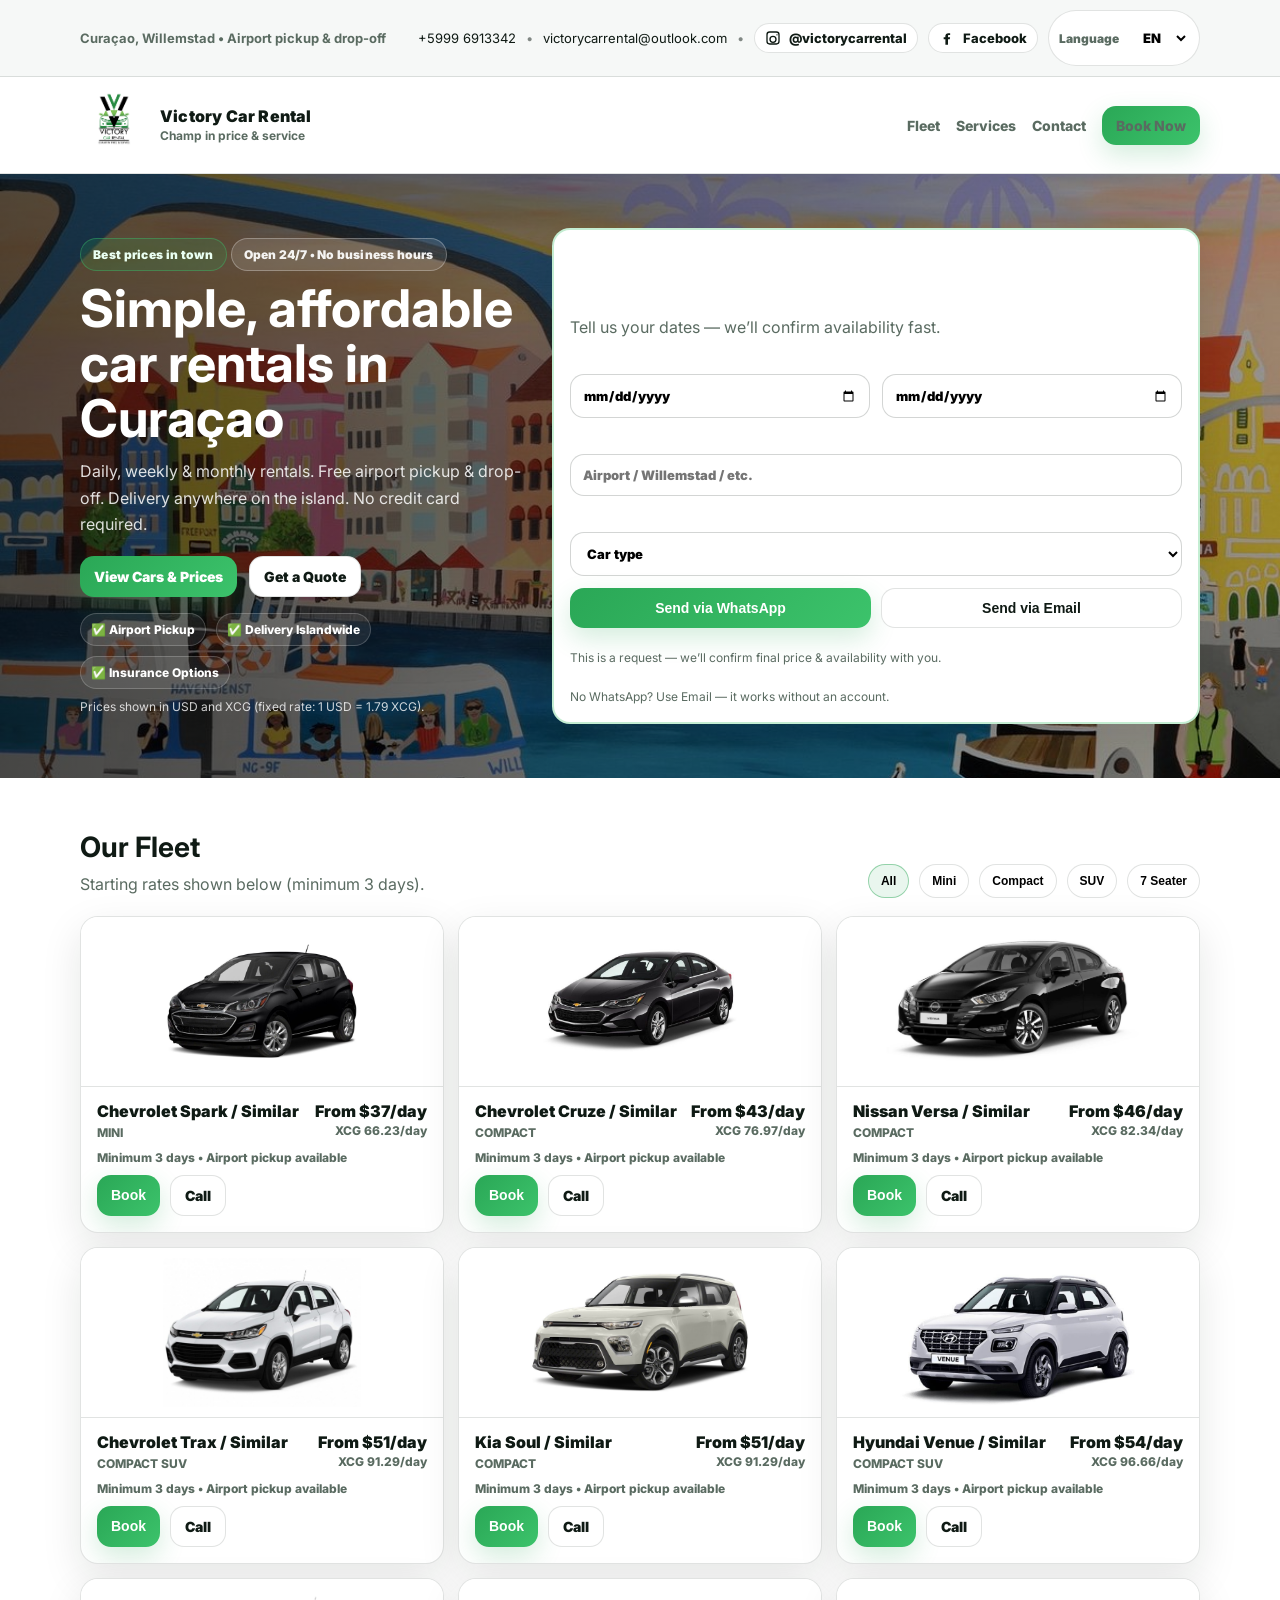
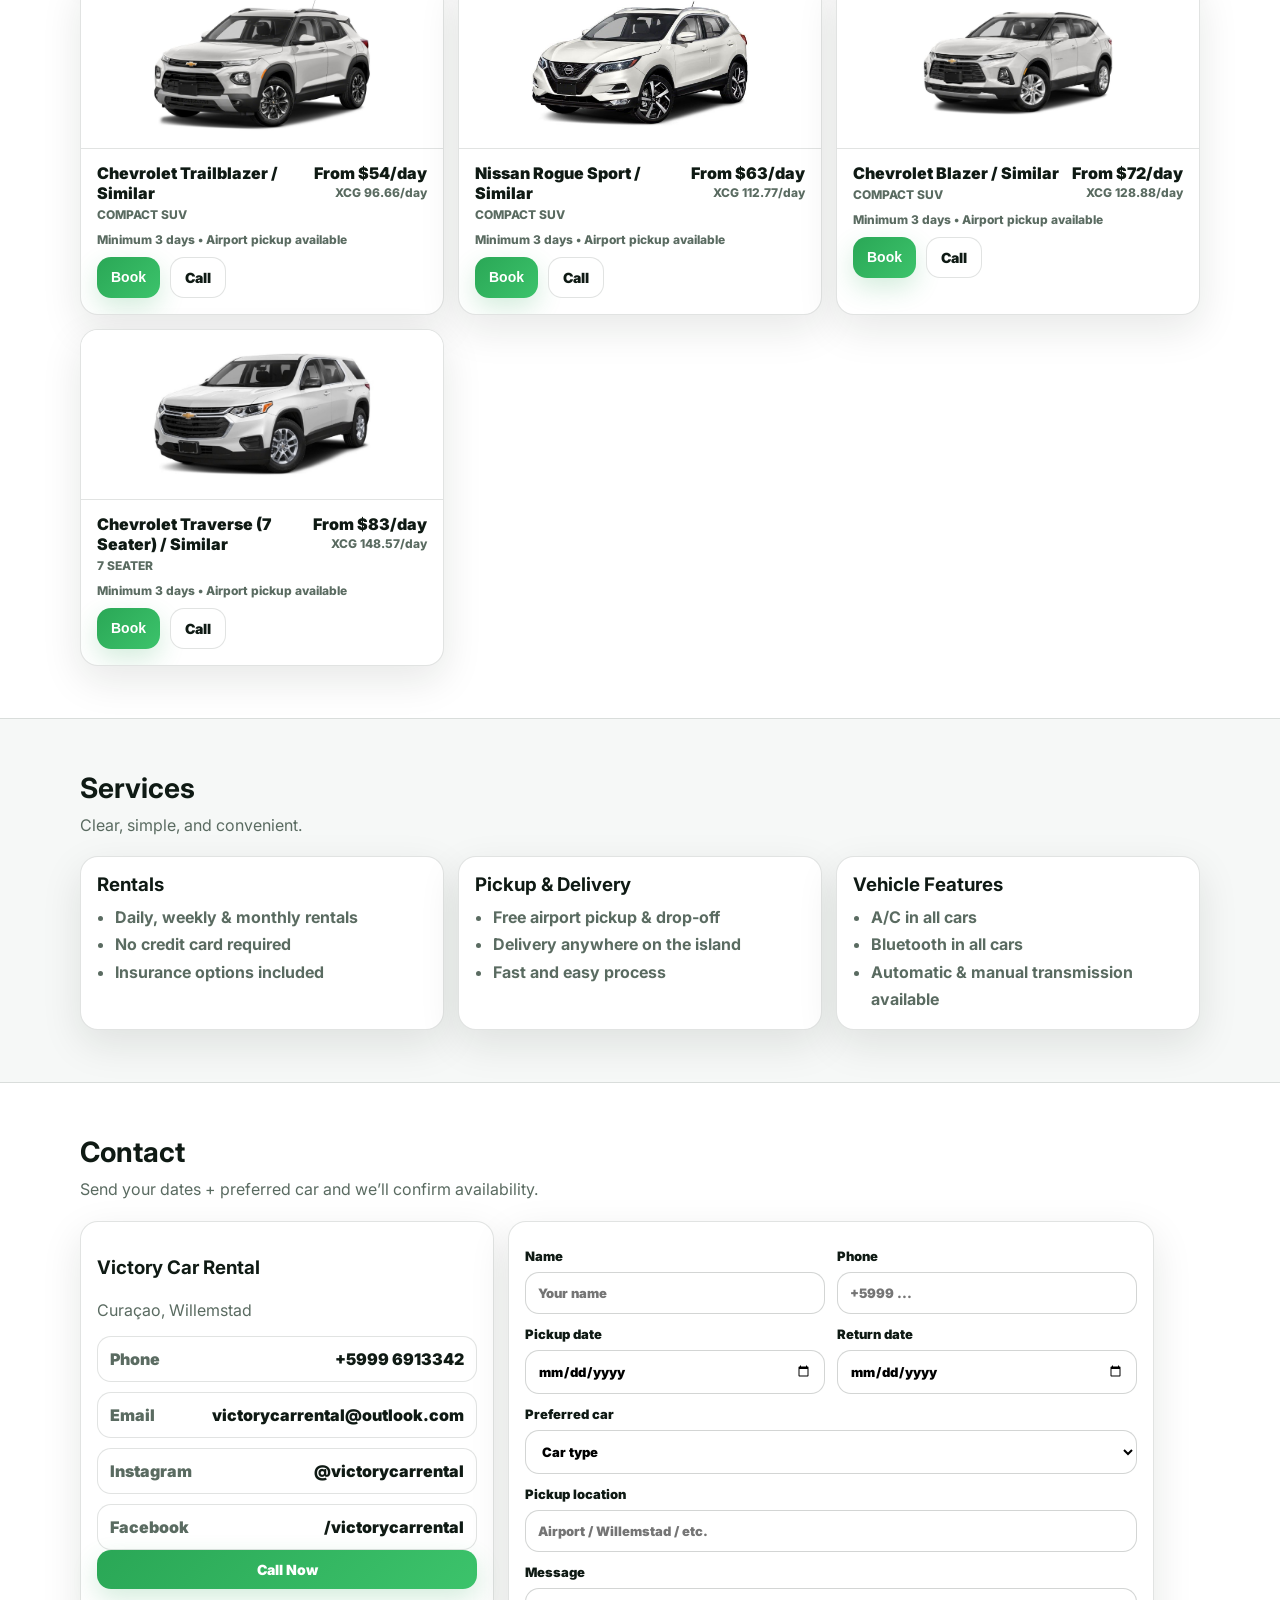
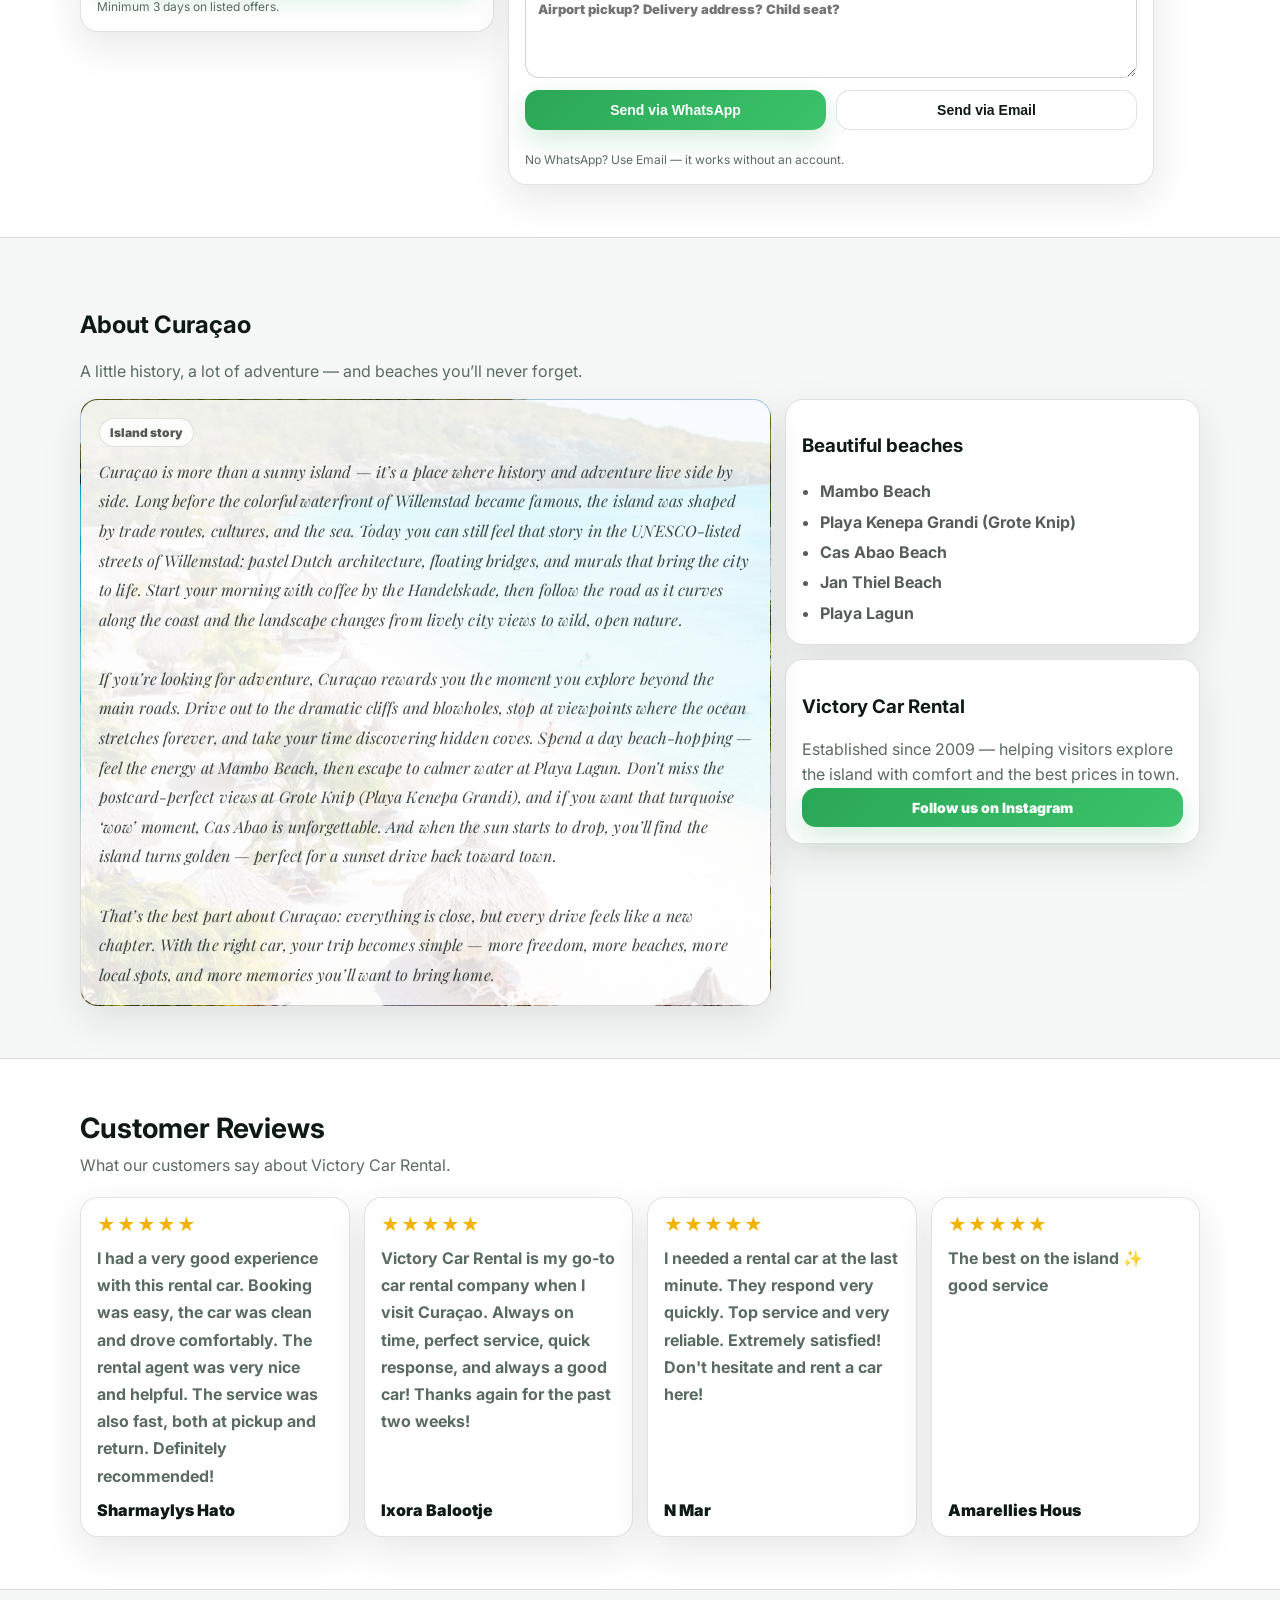
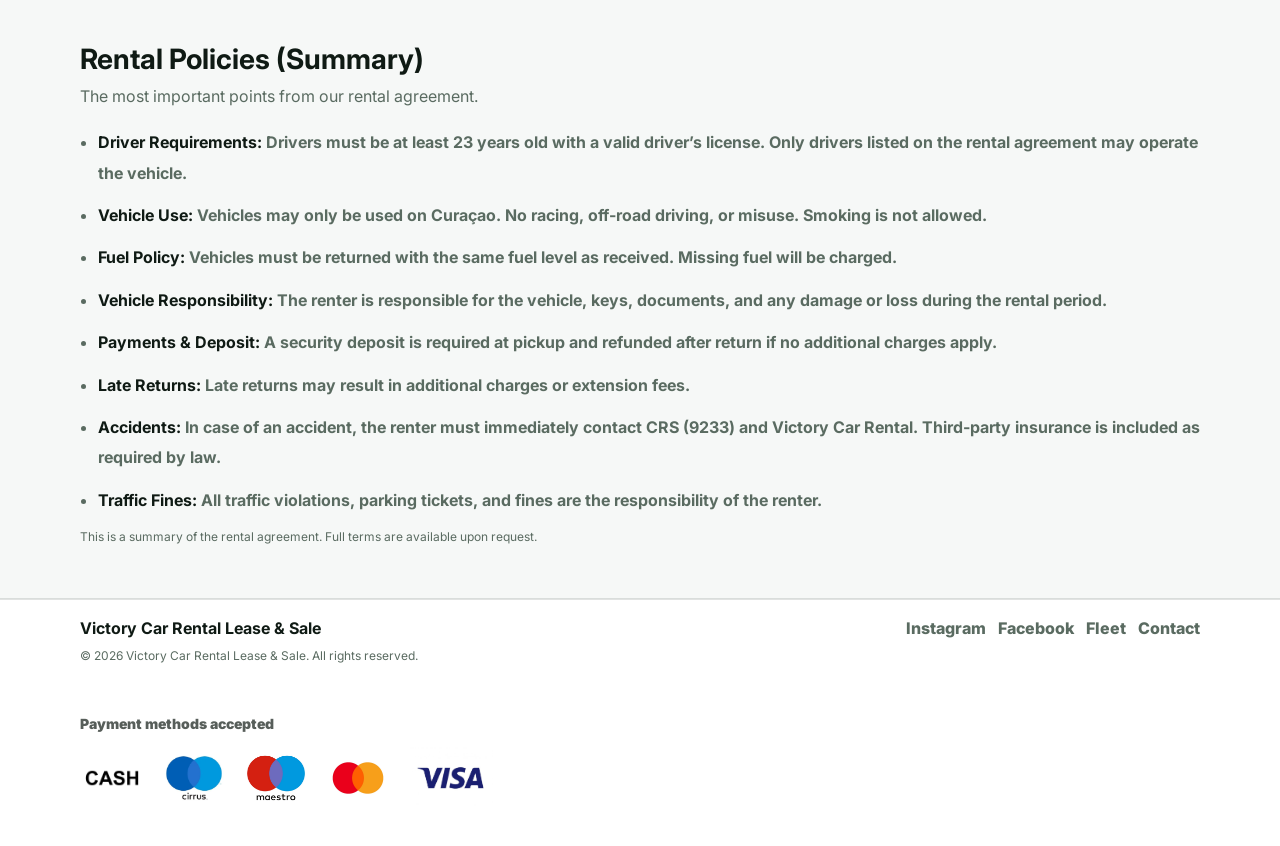
<file: index.html>
<!doctype html>
<html lang="en">
<head>
  <meta charset="utf-8" />
  <meta name="viewport" content="width=device-width, initial-scale=1" />
  <title>Victory Car Rental | Curaçao</title>
  <link rel="icon" type="image/png" href="favicon.png">
<link rel="shortcut icon" href="favicon.png">
<link rel="apple-touch-icon" href="favicon.png">
  <meta name="description" content="Victory Car Rental in Curaçao. Daily, weekly & monthly rentals. Free airport pickup & drop-off. Delivery anywhere on the island." />

  <link rel="preconnect" href="https://fonts.googleapis.com">
  <link rel="preconnect" href="https://fonts.gstatic.com" crossorigin>

  <link href="https://fonts.googleapis.com/css2?family=Inter:wght@400;600;700;800;900&display=swap" rel="stylesheet">
  <link href="https://fonts.googleapis.com/css2?family=Playfair+Display:ital,wght@0,500;0,700;1,500;1,700&display=swap" rel="stylesheet">

  <link rel="stylesheet" href="styles.css" />
</head>

<body>
  <!-- Top bar -->
  <div class="topbar">
    <div class="container topbar__inner">
      <div class="topbar__left" data-i18n="topbar_location">
        Curaçao, Willemstad • Airport pickup & drop-off
      </div>

      <div class="topbar__right">
        <a href="tel:+59996913342">+5999 6913342</a>
        <span class="dot">•</span>
        <a href="mailto:victorycarrental@outlook.com">victorycarrental@outlook.com</a>
        <span class="dot">•</span>

        <a class="social" href="https://instagram.com/victorycarrental" target="_blank" rel="noopener noreferrer" aria-label="Instagram">
          <svg viewBox="0 0 24 24" role="img" aria-hidden="true">
            <path d="M7 2h10a5 5 0 0 1 5 5v10a5 5 0 0 1-5 5H7a5 5 0 0 1-5-5V7a5 5 0 0 1 5-5zm10 2H7a3 3 0 0 0-3 3v10a3 3 0 0 0 3 3h10a3 3 0 0 0 3-3V7a3 3 0 0 0-3-3zm-5 4.5A5.5 5.5 0 1 1 6.5 14 5.5 5.5 0 0 1 12 8.5zm0 2A3.5 3.5 0 1 0 15.5 14 3.5 3.5 0 0 0 12 10.5zM18 6.2a1.1 1.1 0 1 1-1.1 1.1A1.1 1.1 0 0 1 18 6.2z"/>
          </svg>
          <span>@victorycarrental</span>
        </a>

        <a class="social" href="https://facebook.com/victorycarrental" target="_blank" rel="noopener noreferrer" aria-label="Facebook">
          <svg viewBox="0 0 24 24" role="img" aria-hidden="true">
            <path d="M13.5 22v-8h2.7l.4-3H13.5V9.1c0-.9.3-1.5 1.6-1.5h1.6V5c-.3 0-1.4-.1-2.7-.1-2.7 0-4.5 1.6-4.5 4.6V11H7v3h2.6v8h3.9z"/>
          </svg>
          <span data-i18n="facebook">Facebook</span>
        </a>

        <div class="lang">
          <label class="lang__label" data-i18n="language">Language</label>
          <select id="langSelect" class="lang__select" aria-label="Language switcher">
            <option value="en">EN</option>
            <option value="nl">NL</option>
            <option value="es">ES</option>
          </select>
        </div>
      </div>
    </div>
  </div>

  <!-- Header -->
  <header class="header">
    <div class="container header__inner">
      <a class="brand" href="#">
        <img class="brand__logo" src="./assets/logo.jpg" alt="Victory Car Rental logo" />
        <div class="brand__text">
          <div class="brand__name">Victory Car Rental</div>
          <div class="brand__tag" data-i18n="brand_tag">Champ in price & service</div>
        </div>
      </a>

      <nav class="nav" id="nav">
        <a href="#fleet" data-i18n="nav_fleet">Fleet</a>
        <a href="#services" data-i18n="nav_services">Services</a>
        <a href="#contact" data-i18n="nav_contact">Contact</a>
        <a class="btn btn--primary" href="#contact" data-i18n="nav_book">Book Now</a>
      </nav>

      <button class="burger" id="burger" aria-label="Menu" aria-expanded="false">
        <span></span><span></span><span></span>
      </button>
    </div>
  </header>

  <!-- Hero -->
  <section class="hero" aria-label="Hero banner">
    <div class="hero__overlay"></div>

    <div class="container hero__inner">
      <div class="hero__copy">
        <div class="hero__headlineTag" data-i18n="best_prices">Best prices in town</div>
        <div class="hero__openTag" data-i18n="open_247">Open 24/7 • No business hours</div>

        <h1 data-i18n="hero_title">Simple, affordable car rentals in Curaçao</h1>
        <p class="hero__lead" data-i18n="hero_lead">
          Daily, weekly & monthly rentals. Free airport pickup & drop-off.
          Delivery anywhere on the island. No credit card required.
        </p>

        <div class="hero__cta">
          <a class="btn btn--primary" href="#fleet" data-i18n="hero_cta1">View Cars & Prices</a>
          <a class="btn btn--outline" href="#contact" data-i18n="hero_cta2">Get a Quote</a>
        </div>

        <div class="hero__badges">
          <div class="badge" data-i18n="badge_airport">✅ Airport Pickup</div>
          <div class="badge" data-i18n="badge_delivery">✅ Delivery Islandwide</div>
          <div class="badge" data-i18n="badge_insurance">✅ Insurance Options</div>
        </div>

        <p class="tiny tiny--hero" data-i18n="fx_note">
          Prices shown in USD and XCG (fixed rate: 1 USD = 1.79 XCG).
        </p>
      </div>

      <!-- Quick Quote -->
      <div class="hero__card card">
        <h2 data-i18n="qq_title">Quick Quote</h2>
        <p class="muted" data-i18n="qq_sub">Tell us your dates — we’ll confirm availability fast.</p>

        <form class="form" id="quickQuoteForm">
          <div class="grid grid--2">
            <label>
              <span data-i18n="pickup_date">Pickup date</span>
              <input type="date" name="pickup_date" required />
            </label>

            <label>
              <span data-i18n="return_date">Return date</span>
              <input type="date" name="return_date" required />
            </label>
          </div>

          <label>
            <span data-i18n="pickup_location">Pickup location</span>
            <input type="text" name="pickup_location" placeholder="Airport / Willemstad / etc." data-i18n-placeholder="pickup_placeholder" required />
          </label>

          <label>
            <span data-i18n="car_type">Car type</span>
            <select name="car_id" id="quickCarSelect" required></select>
          </label>

          <div class="actions actions--2">
            <button class="btn btn--primary btn--block" type="submit" name="channel" value="whatsapp" data-i18n="send_whatsapp">
              Send via WhatsApp
            </button>
            <button class="btn btn--outline btn--block" type="submit" name="channel" value="email" data-i18n="send_email">
              Send via Email
            </button>
          </div>

          <p class="tiny" data-i18n="qq_note">
            This is a request — we’ll confirm final price & availability with you.
          </p>
          <p class="tiny" data-i18n="booking_note">
            No WhatsApp? Use Email — it works without an account.
          </p>
        </form>
      </div>
    </div>
  </section>

  <!-- Fleet -->
  <section class="section" id="fleet">
    <div class="container">
      <div class="section__head">
        <div>
          <h2 data-i18n="fleet_title">Our Fleet</h2>
          <p class="muted" data-i18n="fleet_sub">Starting rates shown below (minimum 3 days).</p>
        </div>

        <div class="filters">
          <button class="chip is-active" data-filter="all" data-i18n="filter_all">All</button>
          <button class="chip" data-filter="mini" data-i18n="filter_mini">Mini</button>
          <button class="chip" data-filter="compact" data-i18n="filter_compact">Compact</button>
          <button class="chip" data-filter="compact_suv" data-i18n="filter_compact_suv">Compact SUV</button>
          <button class="chip" data-filter="seven_seater" data-i18n="filter_7seater">7 Seater</button>
        </div>
      </div>

      <div class="fleet" id="fleetGrid"></div>
    </div>
  </section>

  <!-- Services -->
  <section class="section section--alt" id="services">
    <div class="container">
      <div class="section__head">
        <div>
          <h2 data-i18n="services_title">Services</h2>
          <p class="muted" data-i18n="services_sub">Clear, simple, and convenient.</p>
        </div>
      </div>

      <div class="services">
        <div class="card service">
          <h3 data-i18n="srv1_title">Rentals</h3>
          <ul>
            <li data-i18n="srv1_1">Daily, weekly & monthly rentals</li>
            <li data-i18n="srv1_2">No credit card required</li>
            <li data-i18n="srv1_3">Insurance options included</li>
          </ul>
        </div>

        <div class="card service">
          <h3 data-i18n="srv2_title">Pickup & Delivery</h3>
          <ul>
            <li data-i18n="srv2_1">Free airport pickup & drop-off</li>
            <li data-i18n="srv2_2">Delivery anywhere on the island</li>
            <li data-i18n="srv2_3">Fast and easy process</li>
          </ul>
        </div>

        <div class="card service">
          <h3 data-i18n="srv3_title">Vehicle Features</h3>
          <ul>
            <li data-i18n="srv3_1">A/C in all cars</li>
            <li data-i18n="srv3_2">Bluetooth in all cars</li>
            <li data-i18n="srv3_3">Automatic transmission (no stick)</li>
          </ul>
        </div>
      </div>
    </div>
  </section>

  <!-- Contact -->
  <section class="section" id="contact">
    <div class="container">
      <div class="section__head">
        <div>
          <h2 data-i18n="contact_title">Contact</h2>
          <p class="muted" data-i18n="contact_sub">Send your dates + preferred car and we’ll confirm availability.</p>
        </div>
      </div>

      <div class="contact">
        <div class="card contact__info">
          <h3>Victory Car Rental</h3>
          <p class="muted">Curaçao, Willemstad</p>

          <div class="contact__lines">
            <a class="contact__line" href="tel:+59996913342">
              <span data-i18n="phone">Phone</span><strong>+5999 6913342</strong>
            </a>
            <a class="contact__line" href="mailto:victorycarrental@outlook.com">
              <span data-i18n="email">Email</span><strong>victorycarrental@outlook.com</strong>
            </a>

            <a class="contact__line" href="https://instagram.com/victorycarrental" target="_blank" rel="noopener noreferrer">
              <span data-i18n="instagram">Instagram</span><strong>@victorycarrental</strong>
            </a>
            <a class="contact__line" href="https://facebook.com/victorycarrental" target="_blank" rel="noopener noreferrer">
              <span data-i18n="facebook">Facebook</span><strong>/victorycarrental</strong>
            </a>
          </div>

          <div class="contact__cta">
            <a class="btn btn--primary btn--block" href="tel:+59996913342" data-i18n="call_now">Call Now</a>
          </div>

          <p class="tiny" data-i18n="min_days_note">Minimum 3 days on listed offers.</p>
        </div>

        <div class="card contact__form">
          <form id="contactForm" class="form">
            <div class="grid grid--2">
              <label>
                <span data-i18n="name">Name</span>
                <input name="name" required placeholder="Your name" data-i18n-placeholder="name_placeholder" />
              </label>
              <label>
                <span data-i18n="phone">Phone</span>
                <input name="phone" placeholder="+5999 ..." />
              </label>
            </div>

            <div class="grid grid--2">
              <label>
                <span data-i18n="pickup_date">Pickup date</span>
                <input type="date" name="pickup_date" required />
              </label>
              <label>
                <span data-i18n="return_date">Return date</span>
                <input type="date" name="return_date" required />
              </label>
            </div>

            <label>
              <span data-i18n="preferred_car">Preferred car</span>
              <select name="car_id" id="contactCarSelect" required></select>
            </label>

            <label>
              <span data-i18n="pickup_location">Pickup location</span>
              <input name="pickup_location" placeholder="Airport / Willemstad / etc." data-i18n-placeholder="pickup_placeholder" required />
            </label>

            <label>
              <span data-i18n="message">Message</span>
              <textarea name="message" rows="4" placeholder="Airport pickup? Delivery address? Child seat?" data-i18n-placeholder="message_placeholder" required></textarea>
            </label>

            <div class="actions actions--2">
              <button class="btn btn--primary btn--block" type="submit" name="channel" value="whatsapp" data-i18n="send_whatsapp">
                Send via WhatsApp
              </button>
              <button class="btn btn--outline btn--block" type="submit" name="channel" value="email" data-i18n="send_email">
                Send via Email
              </button>
            </div>

            <p class="tiny" data-i18n="booking_note">
              No WhatsApp? Use Email — it works without an account.
            </p>
          </form>
        </div>
      </div>
    </div>
  </section>

  <!-- About Curaçao -->
  <section class="section section--alt" id="curacao">
    <div class="container curacao">
      <div class="curacao__header">
        <h2 data-i18n="cur_title">About Curaçao</h2>
        <p class="muted" data-i18n="cur_subline">
          A little history, a lot of adventure — and beaches you’ll never forget.
        </p>
      </div>

      <div class="curacao__layout">
        <div class="card curacao__story">
          <div class="curacao__storyOverlay"></div>
          <div class="curacao__storyInner">
            <div class="curacao__storyBadge" data-i18n="cur_story_badge">Island story</div>
            <p class="curacao__storyText" data-i18n="cur_desc"></p>
          </div>
        </div>

        <div class="curacao__side">
          <div class="card curacao__card">
            <h3 data-i18n="cur_beaches_title">Beautiful beaches</h3>
            <ul class="curacao__list">
              <li>Mambo Beach</li>
              <li>Playa Kenepa Grandi (Grote Knip)</li>
              <li>Cas Abao Beach</li>
              <li>Jan Thiel Beach</li>
              <li>Playa Lagun</li>
            </ul>
          </div>

          <div class="card curacao__card">
            <h3 data-i18n="cur_company_title">Victory Car Rental</h3>
            <p class="muted" data-i18n="cur_company_desc">
              Established since 2009 — helping visitors explore the island with comfort and the best prices in town.
            </p>
            <a class="btn btn--primary btn--block"
               href="https://instagram.com/victorycarrental"
               target="_blank" rel="noopener noreferrer"
               data-i18n="follow_instagram">
              Follow us on Instagram
            </a>
          </div>
        </div>
      </div>
    </div>
  </section>
<!-- Reviews -->
<section class="section" id="reviews">
  <div class="container">
    <div class="section__head">
      <div>
        <h2>Customer Reviews</h2>
        <p class="muted">What our customers say about Victory Car Rental.</p>
      </div>
    </div>

    <div class="reviews">
      <div class="card review">
        <div class="review__stars">★★★★★</div>
        <p>I had a very good experience with this rental car. Booking was easy, the car was clean and drove comfortably. The rental agent was very nice and helpful. The service was also fast, both at pickup and return. Definitely recommended!</p>
        <strong>Sharmaylys Hato</strong>
      </div>

      <div class="card review">
        <div class="review__stars">★★★★★</div>
        <p>Victory Car Rental is my go-to car rental company when I visit Curaçao. Always on time, perfect service, quick response, and always a good car! Thanks again for the past two weeks!</p>
        <strong>Ixora Balootje</strong>
      </div>

      <div class="card review">
        <div class="review__stars">★★★★★</div>
        <p>I needed a rental car at the last minute. They respond very quickly. Top service and very reliable. Extremely satisfied! Don&apos;t hesitate and rent a car here!</p>
        <strong>N Mar</strong>
      </div>

      <div class="card review">
        <div class="review__stars">★★★★★</div>
        <p>The best on the island ✨ good service</p>
        <strong>Amarellies Hous</strong>
      </div>
    </div>
  </div>
</section>
  <!-- Rental Policies Summary (LAST SECTION) -->
  <section class="section section--alt" id="policies">
    <div class="container">
      <div class="section__head">
        <div>
          <h2>Rental Policies (Summary)</h2>
          <p class="muted">The most important points from our rental agreement.</p>
        </div>
      </div>

      <div class="card policy-card">
        <ul class="policy-list">
          <li><strong>Driver Requirements:</strong> Drivers must be at least 23 years old with a valid driver’s license. Only drivers listed on the rental agreement may operate the vehicle.</li>
          <li><strong>Vehicle Use:</strong> Vehicles may only be used on Curaçao. No racing, off-road driving, or misuse. Smoking is not allowed.</li>
          <li><strong>Fuel Policy:</strong> Vehicles must be returned with the same fuel level as received. Missing fuel will be charged.</li>
          <li><strong>Vehicle Responsibility:</strong> The renter is responsible for the vehicle, keys, documents, and any damage or loss during the rental period.</li>
          <li><strong>Payments &amp; Deposit:</strong> A security deposit is required at pickup and refunded after return if no additional charges apply.</li>
          <li><strong>Late Returns:</strong> Late returns may result in additional charges or extension fees.</li>
          <li><strong>Accidents:</strong> In case of an accident, the renter must immediately contact CRS (9233) and Victory Car Rental. Third-party insurance is included as required by law.</li>
          <li><strong>Traffic Fines:</strong> All traffic violations, parking tickets, and fines are the responsibility of the renter.</li>
        </ul>

        <p class="tiny" style="margin-top:14px;">
          This is a summary of the rental agreement. Full terms are available upon request.
        </p>
      </div>
    </div>
  </section>

  <footer class="footer">
    <div class="container footer__inner">
      <div>
        <strong data-i18n="footer_name">Victory Car Rental Lease & Sale</strong>
        <div class="tiny">© <span id="year"></span> <span data-i18n="footer_name">Victory Car Rental Lease & Sale</span>. <span data-i18n="rights">All rights reserved.</span></div>

        <div class="payments">
          <div class="payments__title" data-i18n="payments_title">Payment methods accepted</div>
          <div class="payments__logos">
            <img src="assets/payments/cash.png" alt="Cash" onerror="this.style.display='none'">
            <img src="assets/payments/cirrus.png" alt="Cirrus" onerror="this.style.display='none'">
            <img src="assets/payments/maestro.png" alt="Maestro" onerror="this.style.display='none'">
            <img src="assets/payments/mastercard.png" alt="Mastercard" onerror="this.style.display='none'">
            <img src="assets/payments/visa.png" alt="Visa" onerror="this.style.display='none'">
          </div>
        </div>
      </div>

      <div class="footer__links">
        <a href="https://instagram.com/victorycarrental" target="_blank" rel="noopener noreferrer">Instagram</a>
        <a href="https://facebook.com/victorycarrental" target="_blank" rel="noopener noreferrer">Facebook</a>
        <a href="#fleet" data-i18n="nav_fleet">Fleet</a>
        <a href="#contact" data-i18n="nav_contact">Contact</a>
      </div>
    </div>
  </footer>

  <script src="script.js"></script>
</body>

</html>
</file>
<file: styles.css>
:root{
  --bg:#ffffff;
  --alt:#f6f8f7;
  --text:#0f1a14;
  --muted:#5a6b61;
  --line:rgba(15,26,20,.12);
  --green:#2aa756;
  --green2:#3cc36b;
  --shadow:0 14px 40px rgba(15,26,20,.10);
  --radius:18px;
}

*{box-sizing:border-box;}
html,body{height:100%;}
body{
  margin:0;
  font-family:Inter,system-ui,-apple-system,Segoe UI,Roboto,Arial,sans-serif;
  color:var(--text);
  background:var(--bg);
}
a{color:inherit;text-decoration:none;}
img{max-width:100%;display:block;}
.container{width:min(1120px,92%);margin-inline:auto;}

.tiny{color:var(--muted);font-size:12px;margin:10px 0 0;line-height:1.4;}
.tiny--hero{color:rgba(255,255,255,.80);}
.muted{color:var(--muted);margin:8px 0 0;line-height:1.6;}

/* Topbar */
.topbar{background:var(--alt);border-bottom:1px solid var(--line);font-size:13px;}
.topbar__inner{display:flex;align-items:center;justify-content:space-between;padding:10px 0;gap:12px;flex-wrap:wrap;}
.topbar__left{color:var(--muted);font-weight:700;}
.topbar__right{display:flex;gap:10px;align-items:center;flex-wrap:wrap;}
.dot{opacity:.5;}

.social{
  display:inline-flex;align-items:center;gap:8px;padding:6px 10px;
  border:1px solid var(--line);border-radius:999px;background:#fff;font-weight:800;
}
.social svg{width:16px;height:16px;fill:currentColor;}
.social:hover{box-shadow:0 10px 22px rgba(15,26,20,.08);}

/* Language */
.lang{display:inline-flex;align-items:center;gap:8px;padding:6px 10px;border:1px solid var(--line);border-radius:999px;background:#fff;}
.lang__label{font-weight:900;color:var(--muted);font-size:12px;}
.lang__select{border:none;background:transparent;font-weight:900;cursor:pointer;outline:none;}

/* Header */
.header{
  position:sticky;top:0;z-index:50;
  background:rgba(255,255,255,.90);backdrop-filter:blur(10px);
  border-bottom:1px solid var(--line);
}
.header__inner{display:flex;align-items:center;justify-content:space-between;padding:14px 0;gap:14px;}

/* Brand */
.brand{display:flex;align-items:center;gap:12px;}
.brand__logo{width:68px;height:68px;object-fit:contain;background:none;border:none;padding:0;border-radius:0;box-shadow:none;}
.brand__text{display:flex;flex-direction:column;line-height:1.1;}
.brand__name{font-weight:900;letter-spacing:.2px;}
.brand__tag{font-size:12px;color:var(--muted);font-weight:700;margin-top:3px;}

/* Nav */
.nav{display:flex;align-items:center;gap:16px;}
.nav a{font-weight:800;font-size:14px;color:var(--muted);}
.nav a:hover{color:var(--text);}

/* Burger */
.burger{
  display:none;width:44px;height:44px;border:1px solid var(--line);
  border-radius:14px;background:#fff;cursor:pointer;
}
.burger span{display:block;width:18px;height:2px;background:var(--text);margin:5px auto;border-radius:2px;}

/* Buttons */
.btn{
  border:1px solid var(--line);background:#fff;color:var(--text);
  padding:11px 14px;border-radius:14px;font-weight:900;font-size:14px;
  cursor:pointer;display:inline-flex;align-items:center;justify-content:center;gap:8px;
  transition:box-shadow .18s ease,transform .06s ease;
}
.btn:active{transform:translateY(1px);}
.btn--primary{border:none;color:#fff;background:linear-gradient(135deg,var(--green),var(--green2));box-shadow:0 10px 26px rgba(42,167,86,.20);}
.btn--outline{background:#fff;}
.btn--block{width:100%;}

/* Cards */
.card{background:#fff;border:1px solid var(--line);border-radius:var(--radius);box-shadow:var(--shadow);padding:16px;}

/* Forms */
.form{display:flex;flex-direction:column;gap:12px;margin-top:10px;}
label{display:flex;flex-direction:column;gap:8px;font-weight:900;font-size:13px;}
input,select,textarea{
  border:1px solid rgba(15,26,20,.18);background:#fff;border-radius:14px;padding:12px;font:inherit;
}
input:focus,select:focus,textarea:focus{outline:none;border-color:rgba(42,167,86,.55);box-shadow:0 0 0 4px rgba(42,167,86,.12);}
.grid{display:grid;gap:12px;}
.grid--2{grid-template-columns:1fr 1fr;}

/* Two-button action row */
.actions{display:grid;gap:10px;}
.actions--2{grid-template-columns:1fr 1fr;}

/* Hero */
.hero{
  position:relative;background:#111;
  background-image:url("./assets/curacao-banner.JPG");
  background-size:cover;background-position:center;
  padding:54px 0;color:#fff;
}
.hero__overlay{position:absolute;inset:0;background:linear-gradient(90deg,rgba(0,0,0,.68),rgba(0,0,0,.35));}
.hero__inner{position:relative;display:grid;grid-template-columns:1.15fr .85fr;gap:22px;align-items:start;}
.hero__copy h1{margin:10px 0 0;font-size:clamp(34px,5vw,52px);line-height:1.06;}
.hero__lead{margin:12px 0 0;color:rgba(255,255,255,.85);line-height:1.65;max-width:60ch;}
.hero__cta{display:flex;gap:12px;margin-top:18px;flex-wrap:wrap;}
.hero__badges{display:flex;gap:10px;flex-wrap:wrap;margin-top:16px;}
.badge{border:1px solid rgba(255,255,255,.20);background:rgba(255,255,255,.08);padding:8px 10px;border-radius:999px;font-weight:800;font-size:12px;}
.hero__card{border:2px solid rgba(60,195,107,.30);}
.hero__headlineTag{
  display:inline-flex;align-items:center;gap:8px;padding:8px 12px;border-radius:999px;
  font-weight:900;font-size:12px;letter-spacing:.3px;background:rgba(42,167,86,.18);
  border:1px solid rgba(60,195,107,.40);color:#eafff2;
}
.hero__openTag{
  display:inline-flex;align-items:center;padding:8px 12px;border-radius:999px;font-weight:900;font-size:12px;
  letter-spacing:.2px;margin-top:10px;border:1px solid rgba(255,255,255,.28);
  background:rgba(255,255,255,.12);color:rgba(255,255,255,.92);
}

/* Sections */
.section{padding:52px 0;}
.section--alt{background:var(--alt);border-top:1px solid var(--line);border-bottom:1px solid var(--line);}
.section__head{display:flex;align-items:flex-end;justify-content:space-between;gap:16px;margin-bottom:18px;flex-wrap:wrap;}
.section__head h2{margin:0;font-size:28px;}

/* Filters */
.filters{display:flex;gap:10px;flex-wrap:wrap;}
.chip{
  border:1px solid var(--line);background:#fff;border-radius:999px;padding:9px 12px;
  font-weight:900;font-size:12px;cursor:pointer;
}
.chip.is-active{border-color:rgba(42,167,86,.45);background:rgba(42,167,86,.10);}

/* Fleet */
.fleet{display:grid;grid-template-columns:repeat(3,1fr);gap:14px;}
.car{overflow:hidden;padding:0;}
.car__img{
  height:170px;background:#fff;border-bottom:1px solid var(--line);
  display:flex;align-items:center;justify-content:center;padding:10px;
}
.car__img img{width:100%;height:100%;object-fit:contain;border-radius:14px;border:0;background:transparent;}
.car__body{padding:14px 16px 16px;display:flex;flex-direction:column;gap:10px;}
.car__top{display:flex;align-items:flex-start;justify-content:space-between;gap:10px;}
.car__title{font-weight:900;}
.car__type{margin-top:4px;font-size:12px;color:var(--muted);font-weight:800;}
.car__pricewrap{text-align:right;white-space:nowrap;}
.car__price{font-weight:900;}
.car__xcg{font-weight:800;font-size:12px;color:var(--muted);margin-top:2px;}
.car__meta{color:var(--muted);font-weight:800;font-size:12px;}
.car__actions{display:flex;gap:10px;flex-wrap:wrap;}

/* Services */
.services{display:grid;grid-template-columns:repeat(3,1fr);gap:14px;}
.service h3{margin:0 0 8px;}
.service ul{margin:0;padding-left:18px;color:var(--muted);font-weight:700;line-height:1.7;}

/* Contact */
.contact{display:grid;grid-template-columns:.9fr 1.1fr;gap:14px;align-items:start;}
.contact__lines{margin-top:12px;display:flex;flex-direction:column;gap:10px;}
.contact__line{display:flex;justify-content:space-between;gap:12px;padding:12px;border:1px solid var(--line);border-radius:14px;background:#fff;}
.contact__line span{color:var(--muted);font-weight:900;}
.contact__line strong{font-weight:900;}

/* Curaçao */
.curacao__header{margin-bottom:14px;}
.curacao__layout{display:grid;grid-template-columns:1.25fr .75fr;gap:14px;align-items:start;}
.curacao__side{display:grid;gap:14px;}

.curacao__story{
  position:relative;overflow:hidden;padding:0;
  background-image:url("./assets/curacao-story-bg.jpg");
  background-size:cover;background-position:center;
}
.curacao__storyOverlay{position:absolute;inset:0;background:linear-gradient(135deg,rgba(255,255,255,.92),rgba(255,255,255,.82));}
.curacao__storyInner{position:relative;padding:18px 18px 16px;}
.curacao__storyBadge{
  display:inline-flex;align-items:center;padding:6px 10px;border-radius:999px;
  font-weight:900;font-size:12px;border:1px solid rgba(15,26,20,.12);
  background:rgba(255,255,255,.80);color:rgba(15,26,20,.72);margin-bottom:10px;
}
.curacao__storyText{
  margin:0;font-family:"Playfair Display",Georgia,"Times New Roman",serif;
  font-style:italic;font-size:16px;line-height:1.85;color:rgba(15,26,20,.80);
  letter-spacing:.1px;white-space:pre-line;
}
.curacao__list{margin:10px 0 0;padding-left:18px;color:rgba(15,26,20,.70);font-weight:700;line-height:1.9;}

/* Footer */
.footer{border-top:1px solid var(--line);padding:18px 0;}
.footer__inner{display:flex;align-items:flex-start;justify-content:space-between;gap:14px;flex-wrap:wrap;}
.footer__links{display:flex;gap:12px;color:var(--muted);font-weight:800;flex-wrap:wrap;}
.footer__links a:hover{color:var(--text);}

/* Payments (logos) — taller area, no borders, bigger icons */
.payments{
  margin-top:32px;
  padding-top:18px;
  padding-bottom:18px;
}
.payments__title{
  font-weight:900;
  font-size:14px;
  color:rgba(15,26,20,.70);
  margin-bottom:14px;
}
.payments__logos{display:flex;gap:18px;flex-wrap:wrap;align-items:center;}
.payments__logos img{
  height:64px;
  width:auto;
  padding:0;
  background:none;
  border:none;
  border-radius:0;
}

/* Responsive */
@media (max-width:980px){
  .hero__inner{grid-template-columns:1fr;}
  .fleet{grid-template-columns:1fr 1fr;}
  .services{grid-template-columns:1fr;}
  .contact{grid-template-columns:1fr;}
  .curacao__layout{grid-template-columns:1fr;}
  .curacao__storyText{font-size:15.5px;}
}
@media (max-width:820px){
  .burger{display:block;}

  .nav{
    position:absolute;
    top:72px;
    right:4%;
    width:min(380px,92%);
    display:flex;
    flex-direction:column;
    align-items:stretch;
    padding:12px;
    border:1px solid var(--line);
    border-radius:18px;
    background:#fff;
    box-shadow:var(--shadow);
    z-index:9999;

    opacity:0;
    visibility:hidden;
    pointer-events:none;
    transform:translateY(-8px);
    transition:opacity .18s ease, transform .18s ease, visibility .18s ease;
  }

  .nav.is-open{
    opacity:1;
    visibility:visible;
    pointer-events:auto;
    transform:translateY(0);
  }

  .grid--2{grid-template-columns:1fr;}
  .actions--2{grid-template-columns:1fr;}
  .brand__logo{width:56px;height:56px;}
  .social span{display:none;}
  .lang__label{display:none;}

  .payments__logos img{
    height:52px;
  }
}

/* Rental Policies (Summary) — clean (no border/box) */
.policy-card{
  border:none;
  box-shadow:none;
  background:transparent;
  padding:0;
}
.policy-list{
  margin:0;
  padding-left:18px;
  color:var(--muted);
  font-weight:700;
  line-height:1.9;
}
.policy-list li{margin-bottom:12px;}

.policy-list strong{color:var(--text);}
/* =========================================
   MOBILE FIXES ONLY
   Paste at the very bottom of styles.css
========================================= */

@media (max-width:820px){
  .burger{display:block;}

  .nav{
    position:absolute;
    top:72px;
    right:4%;
    width:min(380px,92%);
    display:flex;
    flex-direction:column;
    align-items:stretch;
    padding:12px;
    border:1px solid var(--line);
    border-radius:18px;
    background:#fff;
    box-shadow:var(--shadow);

    opacity:0;
    visibility:hidden;
    pointer-events:none;
    transform:translateY(-8px);
    transition:opacity .18s ease, transform .18s ease, visibility .18s ease;
    will-change:transform, opacity;
    z-index:999;
  }

  .nav.is-open{
    opacity:1;
    visibility:visible;
    pointer-events:auto;
    transform:translateY(0);
  }

  .grid--2{grid-template-columns:1fr;}
  .actions--2{grid-template-columns:1fr;}
  .brand__logo{width:56px;height:56px;}

  /* keep words visible */
  .social span{display:inline;}
  .lang__label{display:inline;}

  .payments__logos img{
    height:52px;
  }
}

@media (max-width:520px){
  html, body{
    overflow-x:hidden;
  }

  .topbar__inner,
  .topbar__right,
  .header__inner,
  .brand,
  .hero__inner,
  .car__top,
  .contact__line,
  .footer__inner,
  .curacao__layout,
  .curacao__side{
    min-width:0;
  }

  .topbar__right a,
  .contact__line strong,
  .social span,
  .curacao__storyText{
    overflow-wrap:anywhere;
    word-break:break-word;
  }

  .hero{
    padding:40px 0;
  }

  .hero__inner{
    grid-template-columns:1fr;
    gap:16px;
  }

  .hero .container{
    width:min(1120px,94%);
  }

  .hero__card{
    max-width:100%;
  }

  .hero__card.card{
    padding:14px;
  }

  .hero__copy h1{
    font-size:clamp(30px,9vw,44px);
  }

  input, select, textarea{
    width:100%;
    max-width:100%;
    font-size:16px;
  }

  .btn{
    max-width:100%;
    white-space:normal;
    text-align:center;
  }

  .actions,
  .actions--2{
    width:100%;
  }

  .fleet{
    grid-template-columns:1fr;
  }

  .car__top{
    flex-direction:column;
    align-items:flex-start;
  }

  .car__pricewrap{
    text-align:left;
    white-space:normal;
  }

  .car__actions{
    display:grid;
    grid-template-columns:1fr;
    gap:10px;
  }

  .car__actions .btn{
    width:100%;
  }

  .contact{
    grid-template-columns:1fr;
  }

  .contact__line{
    flex-wrap:wrap;
    align-items:center;
  }

  .section{
    padding:38px 0;
  }
}

@media (max-width:380px){
  .container{
    width:min(1120px,94%);
  }

  .btn{
    padding:11px 12px;
  }
}

/* Android / mobile tap reliability */
.hero__overlay,
.curacao__storyOverlay{
  pointer-events:none;
}

a, button{
  touch-action:manipulation;
}
/* Reviews */
.reviews{
  display:grid;
  grid-template-columns:repeat(4,1fr);
  gap:14px;
}

.review{
  display:flex;
  flex-direction:column;
  gap:10px;
}

.review__stars{
  color:#f5b301;
  font-size:18px;
  letter-spacing:1px;
  font-weight:900;
}

.review p{
  margin:0;
  color:var(--muted);
  line-height:1.7;
  font-weight:700;
}

.review strong{
  margin-top:auto;
  font-weight:900;
}

@media (max-width:980px){
  .reviews{
    grid-template-columns:1fr 1fr;
  }
}

@media (max-width:520px){
  .reviews{
    grid-template-columns:1fr;
  }
}
</file>
